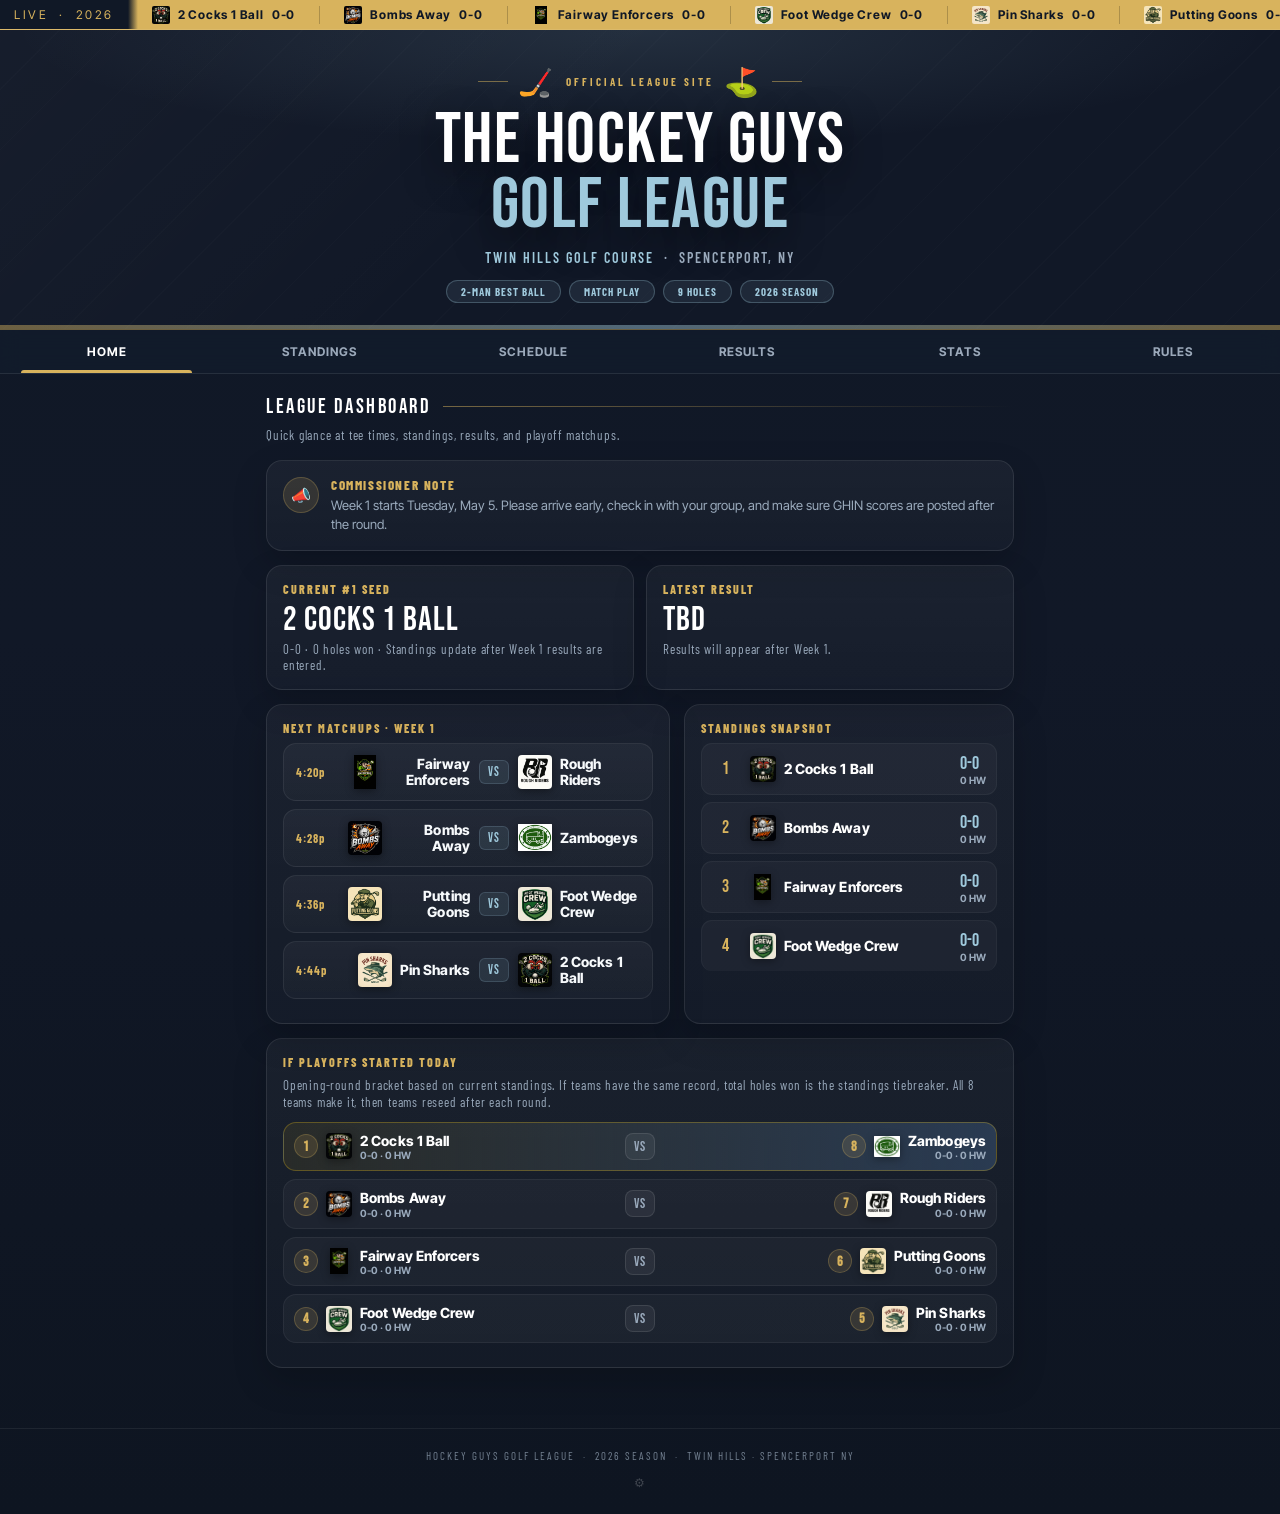
<file: index.html>
<!DOCTYPE html>
<html lang="en">
<head>
<meta charset="UTF-8">
<meta name="viewport" content="width=device-width, initial-scale=1.0">
<title>Hockey Guys Golf League 2026</title>
<meta name="robots" content="noindex,nofollow">
<meta http-equiv="Cache-Control" content="no-cache, no-store, must-revalidate">
<meta http-equiv="Pragma" content="no-cache">
<meta http-equiv="Expires" content="0">
<link href="https://fonts.googleapis.com/css2?family=Bebas+Neue&family=Barlow+Condensed:wght@400;600;700;900&family=Barlow:wght@400;500;600;700;800&family=Inter+Tight:wght@500;600;700;800&display=swap" rel="stylesheet">
<link rel="stylesheet" href="style.css?v=4.2">
<link rel="stylesheet" href="theme-polished.css?v=4.2">

</head>
<body>

<div class="ticker-wrap">
  <div class="ticker-label">LIVE &nbsp;·&nbsp; 2026</div>
  <div class="ticker-track" id="ticker-track"></div>
</div>
<div class="hero">
  <div class="hero-bg"></div><div class="hero-stripes"></div>
  <div class="hero-inner">
    <div class="hero-eyebrow"><span class="hero-puck">🏒</span> Official League Site <span class="hero-puck">⛳</span></div>
    <div class="hero-title">The Hockey Guys<br><span>Golf League</span></div>
    <div class="hero-sub"><b>Twin Hills Golf Course</b> &nbsp;·&nbsp; Spencerport, NY</div>
    <div class="hero-pills">
      <span class="pill">2-Man Best Ball</span><span class="pill">Match Play</span>
      <span class="pill">9 Holes</span><span class="pill">2026 Season</span>
    </div>
  </div>
</div>
<div class="nav">
  <button class="nav-btn active" onclick="show('dashboard',this)">Home</button>
  <button class="nav-btn" onclick="show('standings',this)">Standings</button>
  <button class="nav-btn" onclick="show('schedule',this)">Schedule</button>
  <button class="nav-btn" onclick="show('results',this)">Results</button>
  <button class="nav-btn" onclick="show('stats',this);buildStats()">Stats</button>
  <button class="nav-btn" onclick="show('rules',this)">Rules</button>
</div>

<div class="content">
  <div id="dashboard" class="section active">
    <div class="section-header"><span class="section-label">League Dashboard</span><div class="section-header-line"></div></div>
    <p class="section-subtitle">Quick glance at tee times, standings, results, and playoff matchups.</p>
    <div id="dashboard-container"></div>
  </div>

  <div id="standings" class="section">
    <div class="section-header"><span class="section-label">2026 Standings</span><div class="section-header-line"></div></div>
    <p class="section-subtitle" id="standings-updated">Standings will update automatically after results are entered.</p>
    <div class="view-toggle">
      <button class="view-btn active" onclick="setView('table',this)">&#9776; Table</button>
      <button class="view-btn" onclick="setView('cards',this)">&#9638; Cards</button>
    </div>
    <div id="view-table">
      <table class="standings-table">
        <thead><tr><th style="width:36px">#</th><th style="text-align:left">Team</th><th style="width:48px">W</th><th style="width:48px">L</th><th style="width:52px">HW</th></tr></thead>
        <tbody id="standings-body"></tbody>
      </table>
    </div>
    <div id="view-cards" style="display:none"><div class="cards-grid" id="cards-grid"></div></div>
  </div>

  <div id="schedule" class="section">
    <div class="section-header"><span class="section-label">Schedule</span><div class="section-header-line"></div></div>
    <p class="section-subtitle">Weekly matchups, tee times, and front/back nine assignments.</p>
    <div id="schedule-container"></div>
  </div>

  <div id="results" class="section">
    <div class="section-header"><span class="section-label">Results</span><div class="section-header-line"></div></div>
    <p class="section-subtitle" id="results-updated">Final match results will show here once scores are saved.</p>
    <div id="results-container">
      <div class="no-results"><div class="no-results-icon">🏌️</div><div class="no-results-text">No results yet<br>Check back after Week 1</div></div>
    </div>
  </div>

  <div id="stats" class="section">
    <div class="section-header"><span class="section-label">Player Stats</span><div class="section-header-line"></div></div>
    <p class="section-subtitle">Individual scoring trends and season leaders will populate after scorecards are saved.</p>

    <!-- Stats Filter -->
    <div class="stats-filter">
      <button class="stats-filter-btn active" onclick="setStatFilter('all',this)">All Players</button>
      <button class="stats-filter-btn" onclick="setStatFilter('leaders',this)">Leaders</button>
    </div>

    <!-- Season Leaders Banner -->
    <div id="stats-leaders-banner" style="display:none"></div>

    <!-- Player Stats Cards -->
    <div id="stats-no-data" class="no-results">
      <div class="no-results-icon">📊</div>
      <div class="no-results-text">No stats yet<br>Enter Week 1 scores to see individual stats</div>
    </div>
    <div id="stats-container" style="display:none">

      <!-- Season Leaders row -->
      <div id="leaders-row" class="leaders-row"></div>

      <!-- Filter toggle -->
      <div id="player-search-wrap" style="margin-bottom:14px;display:none">
        <input type="text" id="player-search" class="player-search-input" placeholder="Search player..." oninput="filterPlayerStats()">
      </div>

      <!-- All Players Grid -->
      <div id="player-cards-container"></div>

      <!-- Hole-by-Hole Breakdown -->
      <div class="section-header" style="margin-top:24px">
        <span class="section-label" style="font-size:16px">Hole Breakdown</span>
        <div class="section-header-line"></div>
      </div>
      <p style="font-family:'Barlow Condensed',sans-serif;font-size:12px;color:var(--muted);margin-bottom:12px;letter-spacing:1px;">Average gross score per hole across all rounds played</p>
      <div id="hole-breakdown-container"></div>

    </div>
  </div>


  <div id="rules" class="section">
    <div class="section-header"><span class="section-label">League Rules</span><div class="section-header-line"></div></div>
    <p class="section-subtitle">League format, GHIN requirements, playoff setup, and tiebreaker order.</p>
    <div class="rules-grid">
      <div class="rule-card"><div class="rule-title">Format</div><p>Weekly 2-man best ball match play. Each matchup is played over 9 holes.</p></div>
      <div class="rule-card"><div class="rule-title">GHIN Handicaps</div><p>GHIN handicaps are mandatory. GHINs will be used for league handicapping throughout the season, so all players are expected to keep their GHIN updated and post scores after each round.</p></div>
      <div class="rule-card rule-card-wide"><div class="rule-title">Playoff Format</div><p>All 8 teams make the playoffs. The opening round is seeded bracket-style with 1 vs. 8, 2 vs. 7, 3 vs. 6, and 4 vs. 5.</p><p>After each playoff round, teams are reseeded so the highest remaining seed plays the lowest remaining seed.</p><p>If teams are tied with the same record in the standings, the tiebreaker is total holes won for the season.</p></div>
      <div class="rule-card rule-card-wide"><div class="rule-title">Tiebreakers</div><p>Playoff holes will no longer be used. For both the regular season and playoffs, ties will be broken using the following structure:</p><ol class="rule-list"><li>Combined net total</li><li>Net scores on the hardest holes, essentially skins</li><li>Most net birdies in the round</li><li>Most gross pars</li></ol></div>
    </div>
  </div>

</div>
<div class="footer">
  <div>Hockey Guys Golf League &nbsp;·&nbsp; 2026 Season &nbsp;·&nbsp; Twin Hills · Spencerport NY</div>
  <a class="footer-admin-link" href="admin.html?v=4.2" aria-label="Commissioner login" title="Commissioner login">⚙</a>
</div>

<script src="public.js?v=4.2"></script>
<script src="polish.js?v=4.2"></script>

</body>
</html>
</file>
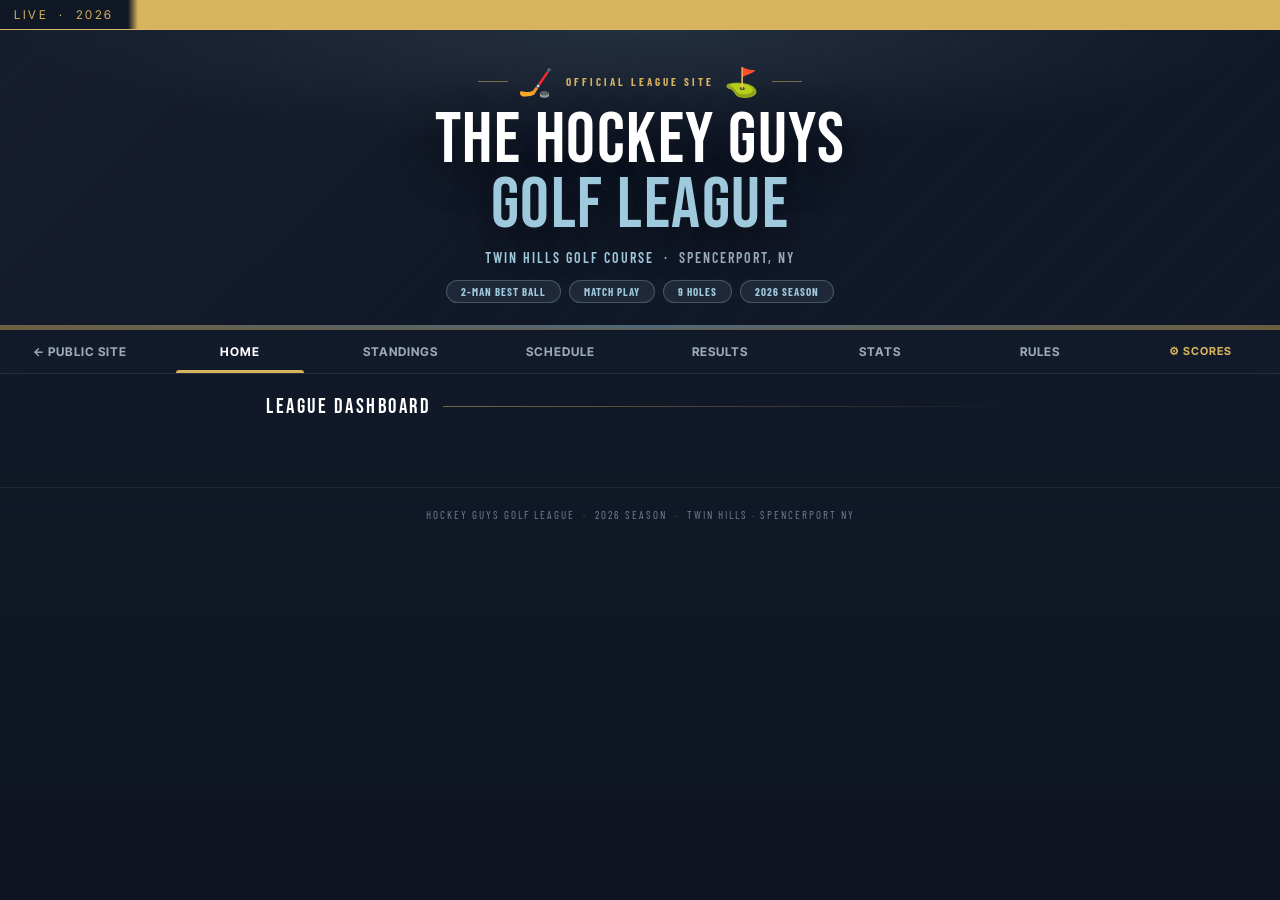
<file: admin.html>
<!DOCTYPE html>
<html lang="en">
<head>
<meta charset="UTF-8">
<meta name="viewport" content="width=device-width, initial-scale=1.0">
<title>Hockey Guys Golf League Admin</title>
<meta name="robots" content="noindex,nofollow">
<meta http-equiv="Cache-Control" content="no-cache, no-store, must-revalidate">
<meta http-equiv="Pragma" content="no-cache">
<meta http-equiv="Expires" content="0">
<link href="https://fonts.googleapis.com/css2?family=Bebas+Neue&family=Barlow+Condensed:wght@400;600;700;900&family=Barlow:wght@400;500;600;700;800&family=Inter+Tight:wght@500;600;700;800&display=swap" rel="stylesheet">
<link rel="stylesheet" href="style.css?v=4.2">
<link rel="stylesheet" href="theme-polished.css?v=4.2">

</head>
<body>

<div class="ticker-wrap">
  <div class="ticker-label">LIVE &nbsp;·&nbsp; 2026</div>
  <div class="ticker-track" id="ticker-track"></div>
</div>
<div class="hero">
  <div class="hero-bg"></div><div class="hero-stripes"></div>
  <div class="hero-inner">
    <div class="hero-eyebrow"><span class="hero-puck">🏒</span> Official League Site <span class="hero-puck">⛳</span></div>
    <div class="hero-title">The Hockey Guys<br><span>Golf League</span></div>
    <div class="hero-sub"><b>Twin Hills Golf Course</b> &nbsp;·&nbsp; Spencerport, NY</div>
    <div class="hero-pills">
      <span class="pill">2-Man Best Ball</span><span class="pill">Match Play</span>
      <span class="pill">9 Holes</span><span class="pill">2026 Season</span>
    </div>
  </div>
</div>
<div class="nav">
  <a class="nav-btn nav-link-btn" href="index.html?v=4.2">← Public Site</a>
  <button class="nav-btn active" onclick="show('dashboard',this)">Home</button>
  <button class="nav-btn" onclick="show('standings',this)">Standings</button>
  <button class="nav-btn" onclick="show('schedule',this)">Schedule</button>
  <button class="nav-btn" onclick="show('results',this)">Results</button>
  <button class="nav-btn" onclick="show('stats',this);buildStats()">Stats</button>
  <button class="nav-btn" onclick="show('rules',this)">Rules</button>
  <button class="nav-btn comm-btn" onclick="show('commissioner',this)">⚙ Scores</button>
</div>

<div class="content">
  <div id="dashboard" class="section active">
    <div class="section-header"><span class="section-label">League Dashboard</span><div class="section-header-line"></div></div>
    <div id="dashboard-container"></div>
  </div>

  <div id="standings" class="section">
    <div class="section-header"><span class="section-label">2026 Standings</span><div class="section-header-line"></div></div>
    <div class="view-toggle">
      <button class="view-btn active" onclick="setView('table',this)">&#9776; Table</button>
      <button class="view-btn" onclick="setView('cards',this)">&#9638; Cards</button>
    </div>
    <div id="view-table">
      <table class="standings-table">
        <thead><tr><th style="width:36px">#</th><th style="text-align:left">Team</th><th style="width:48px">W</th><th style="width:48px">L</th><th style="width:52px">HW</th></tr></thead>
        <tbody id="standings-body"></tbody>
      </table>
    </div>
    <div id="view-cards" style="display:none"><div class="cards-grid" id="cards-grid"></div></div>
  </div>

  <div id="schedule" class="section">
    <div class="section-header"><span class="section-label">Schedule</span><div class="section-header-line"></div></div>
    <div id="schedule-container"></div>
  </div>

  <div id="results" class="section">
    <div class="section-header"><span class="section-label">Results</span><div class="section-header-line"></div></div>
    <div id="results-container">
      <div class="no-results"><div class="no-results-icon">🏌️</div><div class="no-results-text">No results yet<br>Check back after Week 1</div></div>
    </div>
  </div>

  <div id="stats" class="section">
    <div class="section-header"><span class="section-label">Player Stats</span><div class="section-header-line"></div></div>

    <!-- Stats Filter -->
    <div class="stats-filter">
      <button class="stats-filter-btn active" onclick="setStatFilter('all',this)">All Players</button>
      <button class="stats-filter-btn" onclick="setStatFilter('leaders',this)">Leaders</button>
    </div>

    <!-- Season Leaders Banner -->
    <div id="stats-leaders-banner" style="display:none"></div>

    <!-- Player Stats Cards -->
    <div id="stats-no-data" class="no-results">
      <div class="no-results-icon">📊</div>
      <div class="no-results-text">No stats yet<br>Enter Week 1 scores to see individual stats</div>
    </div>
    <div id="stats-container" style="display:none">

      <!-- Season Leaders row -->
      <div id="leaders-row" class="leaders-row"></div>

      <!-- Filter toggle -->
      <div id="player-search-wrap" style="margin-bottom:14px;display:none">
        <input type="text" id="player-search" class="player-search-input" placeholder="Search player..." oninput="filterPlayerStats()">
      </div>

      <!-- All Players Grid -->
      <div id="player-cards-container"></div>

      <!-- Hole-by-Hole Breakdown -->
      <div class="section-header" style="margin-top:24px">
        <span class="section-label" style="font-size:16px">Hole Breakdown</span>
        <div class="section-header-line"></div>
      </div>
      <p style="font-family:'Barlow Condensed',sans-serif;font-size:12px;color:var(--muted);margin-bottom:12px;letter-spacing:1px;">Average gross score per hole across all rounds played</p>
      <div id="hole-breakdown-container"></div>

    </div>
  </div>


  <div id="rules" class="section">
    <div class="section-header"><span class="section-label">League Rules</span><div class="section-header-line"></div></div>
    <div class="rules-grid">
      <div class="rule-card"><div class="rule-title">Format</div><p>Weekly 2-man best ball match play. Each matchup is played over 9 holes.</p></div>
      <div class="rule-card"><div class="rule-title">GHIN Handicaps</div><p>GHIN handicaps are mandatory. GHINs will be used for league handicapping throughout the season, so all players are expected to keep their GHIN updated and post scores after each round.</p></div>
      <div class="rule-card rule-card-wide"><div class="rule-title">Playoff Format</div><p>All 8 teams make the playoffs. The opening round is seeded bracket-style with 1 vs. 8, 2 vs. 7, 3 vs. 6, and 4 vs. 5.</p><p>After each playoff round, teams are reseeded so the highest remaining seed plays the lowest remaining seed.</p><p>If teams are tied with the same record in the standings, the tiebreaker is total holes won for the season.</p></div>
      <div class="rule-card rule-card-wide"><div class="rule-title">Tiebreakers</div><p>Playoff holes will no longer be used. For both the regular season and playoffs, ties will be broken using the following structure:</p><ol class="rule-list"><li>Combined net total</li><li>Net scores on the hardest holes, essentially skins</li><li>Most net birdies in the round</li><li>Most gross pars</li></ol></div>
    </div>
  </div>

  <div id="commissioner" class="section">
    <div class="section-header">
      <span class="section-label" style="color:var(--gold)">Commissioner</span>
      <div class="section-header-line" style="background:linear-gradient(90deg,rgba(245,197,24,0.4),transparent)"></div>
    </div>
    <div id="login-panel" class="login-wrap">
      <div class="login-card">
        <div class="login-icon">🏆</div>
        <div class="login-title">Commissioners Only</div>
        <div class="login-sub">Bobby Drexler &amp; Kyle Hiscock</div>
        <input class="login-field" type="text" id="login-name" placeholder="Your name" autocomplete="off">
        <input class="login-field" type="password" id="login-pass" placeholder="Password" autocomplete="off" onkeydown="if(event.key==='Enter')doLogin()">
        <input class="login-field" type="password" id="admin-api-key" placeholder="Admin API key (optional)" autocomplete="off">
        <button class="login-btn" onclick="doLogin()">🔐 Sign In</button>
        <div class="login-error" id="login-error">❌ Invalid name or password</div>
      </div>
    </div>
    <div id="commissioner-panel" class="commissioner-panel">
      <div class="comm-header">
        <div><div class="comm-title">Score Entry</div><div class="comm-user" id="comm-user"></div></div>
        <button class="logout-btn" onclick="doLogout()">Sign Out</button>
      </div>
      <div class="comm-tabs">
        <button class="comm-tab active" onclick="showCommTab('scorecard-tab',this)">📋 Scorecard</button>
        <button class="comm-tab" onclick="showCommTab('manage-tab',this)">🗑 Manage</button>
        <button class="comm-tab" onclick="showCommTab('note-tab',this)">📣 Note</button>
      </div>

      <div id="scorecard-tab">
        <!-- Setup -->
        <div class="entry-card">
          <div class="entry-title">Match Setup</div>
          <label class="field-label">Scheduled Match</label>
          <select class="field-select" id="sc-scheduled-match" onchange="applyScheduledMatch()"></select>
          <div class="two-col">
            <div>
              <label class="field-label">Week #</label>
              <input class="field-input" type="number" id="sc-week" placeholder="1" min="1" max="20" style="margin-bottom:0">
            </div>
            <div>
              <label class="field-label">Side</label>
              <select class="field-select" id="sc-side" style="margin-bottom:0" onchange="renderScorecard()">
                <option value="front">Front 9 (Holes 1–9)</option>
                <option value="back">Back 9 (Holes 10–18)</option>
              </select>
            </div>
          </div>
        </div>

        <!-- Team 1 -->
        <div class="entry-card">
          <div class="entry-title" style="color:var(--green)">Team 1</div>
          <div>
            <label class="field-label">Team Name</label>
            <select class="field-select" id="sc-team1"></select>
          </div>
          <div class="two-col">
            <div><label class="field-label">Player A</label><input class="field-input" list="roster-options" type="text" id="p1a-name" placeholder="Name" oninput="renderScorecard()"></div>
            <div><label class="field-label">GHIN Index</label><input class="field-input" type="number" id="p1a-ghin" placeholder="e.g. 14.2" step="0.1" min="0" max="54" oninput="renderScorecard()"></div>
          </div>
          <div class="two-col">
            <div><label class="field-label">Player B</label><input class="field-input" list="roster-options" type="text" id="p1b-name" placeholder="Name" oninput="renderScorecard()"></div>
            <div><label class="field-label">GHIN Index</label><input class="field-input" type="number" id="p1b-ghin" placeholder="e.g. 20.0" step="0.1" min="0" max="54" oninput="renderScorecard()"></div>
          </div>
        </div>

        <!-- Team 2 -->
        <div class="entry-card">
          <div class="entry-title" style="color:var(--ice)">Team 2</div>
          <div>
            <label class="field-label">Team Name</label>
            <select class="field-select" id="sc-team2"></select>
          </div>
          <div class="two-col">
            <div><label class="field-label">Player A</label><input class="field-input" list="roster-options" type="text" id="p2a-name" placeholder="Name" oninput="renderScorecard()"></div>
            <div><label class="field-label">GHIN Index</label><input class="field-input" type="number" id="p2a-ghin" placeholder="e.g. 8.5" step="0.1" min="0" max="54" oninput="renderScorecard()"></div>
          </div>
          <div class="two-col">
            <div><label class="field-label">Player B</label><input class="field-input" list="roster-options" type="text" id="p2b-name" placeholder="Name" oninput="renderScorecard()"></div>
            <div><label class="field-label">GHIN Index</label><input class="field-input" type="number" id="p2b-ghin" placeholder="e.g. 12.0" step="0.1" min="0" max="54" oninput="renderScorecard()"></div>
          </div>
        </div>

        <!-- Live Scorecard -->
        <div class="entry-card" id="scorecard-card" style="display:none">
          <div class="entry-title">⛳ Live Scorecard
            <span style="font-family:'Barlow Condensed',sans-serif;font-size:11px;color:var(--muted);font-weight:400;letter-spacing:1px;margin-left:8px;">★ = stroke hole</span>
          </div>
          <div class="scorecard-wrap"><table class="scorecard" id="live-scorecard"></table></div>
        </div>

        <!-- Save Bar — always visible once scorecard shown -->
        <div class="save-bar" id="save-bar" style="display:none">
          <div class="save-bar-title">Match Result</div>
          <div class="match-status-display" id="status-display">—</div>
          <div class="match-winner-display" id="winner-display"></div>
          <button class="submit-btn" onclick="saveMatch()">✅ Save Match Result</button>
          <div class="success-msg" id="sc-success">✅ Match saved! Standings updated.</div>
        </div>
      </div>


      <div id="note-tab" style="display:none">
        <div class="entry-card">
          <div class="entry-title">📣 Commissioner Note</div>
          <p style="font-family:'Barlow Condensed',sans-serif;font-size:13px;color:var(--muted);margin-bottom:14px;">
            Update the note that appears at the top of the public home page. This version saves the note to Google Sheets so everyone sees the same update.
          </p>
          <label class="field-label">Homepage Note</label>
          <textarea class="field-input" id="commissioner-note-field" rows="5" placeholder="Enter league update..." style="min-height:120px;resize:vertical;line-height:1.45;"></textarea>
          <div class="two-col manage-actions">
            <button class="submit-btn" onclick="saveCommissionerNote()">✅ Save Note</button>
            <button class="submit-btn danger-btn" onclick="clearCommissionerNote()">Reset Note</button>
          </div>
          <div class="success-msg" id="commissioner-note-success" style="display:none"></div>
        </div>
      </div>

      <div id="manage-tab" style="display:none">
        <div class="entry-card">
          <div class="entry-title">💾 Data Backup</div>
          <p style="font-family:'Barlow Condensed',sans-serif;font-size:13px;color:var(--muted);margin-bottom:14px;">Export a backup after entering scores. Import restores standings, results, and player stats on this browser.</p>
          <div class="two-col manage-actions">
            <button class="submit-btn" onclick="exportLeagueData()">⬇ Export Backup</button>
            <label class="import-btn">⬆ Import Backup<input type="file" accept="application/json" onchange="importLeagueData(event)"></label>
          </div>
        </div>

        <div class="entry-card">
          <div class="entry-title">✏️ Edit / Remove Saved Result</div>
          <p style="font-family:'Barlow Condensed',sans-serif;font-size:13px;color:var(--muted);margin-bottom:14px;">Load a saved result back into the scorecard, or remove a specific result without touching the rest of the season.</p>
          <label class="field-label">Saved Results</label>
          <select class="field-select" id="edit-result-select"></select>
          <div class="two-col manage-actions">
            <button class="submit-btn" onclick="loadSelectedResultForEdit()">Load to Edit</button>
            <button class="submit-btn danger-btn" onclick="deleteSelectedResult()">Remove Selected</button>
          </div>
        </div>
        <div class="entry-card" style="border-color:rgba(230,57,70,0.2)">
          <div class="entry-title" style="color:var(--red)">🗑 Remove Last Result</div>
          <p style="font-family:'Barlow Condensed',sans-serif;font-size:13px;color:var(--muted);margin-bottom:14px;">Removes the most recently saved match and reverses the W/L records.</p>
          <button class="submit-btn danger-btn" onclick="removeLastResult()">Remove Last Entry</button>
        </div>
        <div class="entry-card" style="border-color:rgba(230,57,70,0.2)">
          <div class="entry-title" style="color:var(--red)">⚠ Reset Season Data</div>
          <p style="font-family:'Barlow Condensed',sans-serif;font-size:13px;color:var(--muted);margin-bottom:14px;">Clears all saved results and resets records to 0-0. Export a backup first.</p>
          <button class="submit-btn danger-btn" onclick="resetSeasonData()">Reset Season</button>
        </div>
      </div>
    </div>
  </div>
</div>

<datalist id="roster-options"></datalist>

<div class="footer">Hockey Guys Golf League &nbsp;·&nbsp; 2026 Season &nbsp;·&nbsp; Twin Hills · Spencerport NY</div>

<script src="admin.js?v=4.2"></script>
<script src="polish.js?v=4.2"></script>

</body>
</html>
</file>
<file: style.css>
:root {
  --green:#2ecc40; --gold:#f5c518; --red:#e63946; --ice:#a8d8ea;
  --dark:#0b0f14; --dark2:#131920; --dark3:#1c2633; --dark4:#243040;
  --text:#e8edf2; --muted:#6b8299;
}
*{box-sizing:border-box;margin:0;padding:0;}
body{font-family:'Barlow',sans-serif;background:var(--dark);color:var(--text);min-height:100vh;overflow-x:hidden;}

.ticker-wrap{background:var(--green);overflow:hidden;height:32px;display:flex;align-items:center;}
.ticker-label{background:#0b0f14;color:var(--green);font-family:'Bebas Neue',sans-serif;font-size:13px;letter-spacing:3px;padding:0 14px;height:100%;display:flex;align-items:center;flex-shrink:0;z-index:2;position:relative;}
.ticker-label::after{content:'';position:absolute;right:-10px;top:0;bottom:0;width:10px;background:linear-gradient(90deg,#0b0f14,transparent);}
.ticker-track{display:flex;align-items:center;white-space:nowrap;animation:ticker 35s linear infinite;}
.ticker-track:hover{animation-play-state:paused;}
@keyframes ticker{0%{transform:translateX(0);}100%{transform:translateX(-50%);}}
.ticker-item{display:inline-flex;align-items:center;gap:8px;padding:0 24px;font-family:'Barlow Condensed',sans-serif;font-size:13px;font-weight:700;letter-spacing:1px;color:#0b0f14;border-right:1px solid rgba(0,0,0,0.2);}
.ticker-item .t-logo-sm{width:18px;height:18px;object-fit:contain;border-radius:2px;}

.hero{position:relative;background:var(--dark);overflow:hidden;border-bottom:3px solid var(--green);}
.hero-bg{position:absolute;inset:0;background:radial-gradient(ellipse 80% 60% at 50% 0%,rgba(46,204,64,0.12) 0%,transparent 70%),repeating-linear-gradient(-45deg,transparent,transparent 40px,rgba(255,255,255,0.012) 40px,rgba(255,255,255,0.012) 41px);pointer-events:none;}
.hero-stripes{position:absolute;bottom:0;left:0;right:0;height:6px;background:repeating-linear-gradient(90deg,var(--green) 0px,var(--green) 60px,var(--dark) 60px,var(--dark) 62px);opacity:0.4;}
.hero-inner{position:relative;z-index:1;display:flex;flex-direction:column;align-items:center;padding:36px 20px 28px;gap:10px;}
.hero-eyebrow{font-family:'Barlow Condensed',sans-serif;font-size:11px;font-weight:700;letter-spacing:4px;text-transform:uppercase;color:var(--green);display:flex;align-items:center;gap:10px;}
.hero-eyebrow::before,.hero-eyebrow::after{content:'';display:block;width:30px;height:1px;background:var(--green);opacity:0.6;}
.hero-puck{font-size:28px;animation:spin 6s linear infinite;display:inline-block;}
@keyframes spin{0%{transform:rotateY(0deg);}50%{transform:rotateY(180deg);}100%{transform:rotateY(360deg);}}
.hero-title{font-family:'Bebas Neue',sans-serif;font-size:clamp(42px,9vw,72px);line-height:0.9;text-align:center;letter-spacing:2px;color:#fff;text-shadow:0 0 40px rgba(46,204,64,0.3),0 4px 20px rgba(0,0,0,0.8);}
.hero-title span{color:var(--green);}
.hero-sub{font-family:'Barlow Condensed',sans-serif;font-size:14px;font-weight:600;letter-spacing:2px;text-transform:uppercase;color:var(--muted);}
.hero-sub b{color:var(--ice);font-weight:600;}
.hero-pills{display:flex;gap:8px;flex-wrap:wrap;justify-content:center;margin-top:4px;}
.pill{background:rgba(46,204,64,0.1);border:1px solid rgba(46,204,64,0.3);border-radius:999px;padding:4px 14px;font-family:'Barlow Condensed',sans-serif;font-size:11px;font-weight:700;letter-spacing:1px;text-transform:uppercase;color:var(--green);}

.nav{display:flex;background:var(--dark2);border-bottom:1px solid rgba(255,255,255,0.06);position:sticky;top:0;z-index:100;}
.nav-btn{flex:1;padding:14px 4px;font-family:'Barlow Condensed',sans-serif;font-size:12px;font-weight:700;letter-spacing:1px;text-transform:uppercase;color:var(--muted);background:none;border:none;cursor:pointer;position:relative;transition:color 0.2s;}
.nav-btn::after{content:'';position:absolute;bottom:0;left:10%;right:10%;height:3px;background:var(--green);border-radius:3px 3px 0 0;transform:scaleX(0);transition:transform 0.2s;}
.nav-btn.active{color:var(--green);}
.nav-btn.active::after{transform:scaleX(1);}
.nav-btn:hover:not(.active){color:var(--text);}
.nav-btn.comm-btn{color:var(--gold);font-size:11px;}
.nav-btn.comm-btn.active{color:var(--gold);}
.nav-btn.comm-btn.active::after{background:var(--gold);transform:scaleX(1);}

.content{padding:20px 16px 40px;max-width:720px;margin:0 auto;}
.section{display:none;}
.section.active{display:block;animation:fadeUp 0.25s ease;}
@keyframes fadeUp{from{opacity:0;transform:translateY(10px);}to{opacity:1;transform:translateY(0);}}

.section-header{display:flex;align-items:center;gap:12px;margin-bottom:18px;}
.section-header-line{flex:1;height:1px;background:linear-gradient(90deg,rgba(46,204,64,0.4),transparent);}
.section-label{font-family:'Bebas Neue',sans-serif;font-size:22px;letter-spacing:3px;color:var(--green);}

.view-toggle{display:flex;gap:6px;margin-bottom:18px;}
.view-btn{padding:6px 16px;font-family:'Barlow Condensed',sans-serif;font-size:12px;font-weight:700;letter-spacing:2px;text-transform:uppercase;border-radius:999px;border:1px solid rgba(255,255,255,0.12);background:transparent;color:var(--muted);cursor:pointer;transition:all 0.2s;}
.view-btn.active{background:var(--green);border-color:var(--green);color:#000;}
.view-btn:hover:not(.active){border-color:rgba(255,255,255,0.3);color:var(--text);}

.standings-table{width:100%;border-collapse:separate;border-spacing:0 6px;}
.standings-table thead th{font-family:'Barlow Condensed',sans-serif;font-size:10px;font-weight:700;letter-spacing:2px;text-transform:uppercase;color:var(--muted);padding:0 12px 8px;}
.standings-row{background:var(--dark3);border-radius:10px;transition:transform 0.15s,background 0.15s;cursor:default;}
.standings-row:hover{background:var(--dark4);transform:translateX(3px);}
.standings-row td{padding:10px 12px;vertical-align:middle;}
.standings-row td:first-child{border-radius:10px 0 0 10px;}
.standings-row td:last-child{border-radius:0 10px 10px 0;}
.rank-cell{width:36px;text-align:center;font-family:'Bebas Neue',sans-serif;font-size:20px;color:var(--muted);}
.rank-1{color:var(--gold);text-shadow:0 0 12px rgba(245,197,24,0.5);}
.rank-2{color:#c0c0c0;}
.rank-3{color:#cd7f32;}
.team-cell{display:flex;align-items:center;gap:12px;}
.t-logo{width:44px;height:44px;object-fit:contain;border-radius:6px;flex-shrink:0;filter:drop-shadow(0 2px 6px rgba(0,0,0,0.5));}
.t-placeholder{width:44px;height:44px;border-radius:6px;background:var(--dark4);border:1px solid rgba(255,255,255,0.1);display:flex;align-items:center;justify-content:center;font-family:'Bebas Neue',sans-serif;font-size:16px;color:var(--muted);flex-shrink:0;}
.t-name{font-family:'Barlow Condensed',sans-serif;font-size:16px;font-weight:700;color:#fff;line-height:1.1;}
.t-players{font-size:11px;color:var(--muted);margin-top:1px;}
.w-cell,.l-cell{text-align:center;width:48px;font-family:'Bebas Neue',sans-serif;font-size:24px;}
.w-cell{color:var(--green);}
.l-cell{color:var(--red);opacity:0.7;}
.standings-row.leader{background:linear-gradient(90deg,rgba(46,204,64,0.12),var(--dark3));border-left:3px solid var(--green);}
.standings-row.leader td:first-child{padding-left:9px;}
.bubble-badge{background:rgba(230,57,70,0.15);border:1px solid rgba(230,57,70,0.3);border-radius:999px;padding:2px 8px;font-family:'Barlow Condensed',sans-serif;font-size:10px;font-weight:700;color:var(--red);letter-spacing:1px;margin-left:6px;}

.cards-grid{display:grid;grid-template-columns:repeat(2,1fr);gap:12px;}
.team-card{background:var(--dark3);border-radius:16px;border:1px solid rgba(255,255,255,0.06);overflow:hidden;transition:transform 0.2s,border-color 0.2s,box-shadow 0.2s;position:relative;}
.team-card:hover{transform:translateY(-4px);border-color:rgba(46,204,64,0.4);box-shadow:0 12px 40px rgba(0,0,0,0.4);}
.team-card.leader{border-color:var(--gold);box-shadow:0 0 0 1px rgba(245,197,24,0.3),0 8px 30px rgba(245,197,24,0.1);}
.team-card.bubble{border-color:rgba(230,57,70,0.4);}
.card-crown{position:absolute;top:8px;right:10px;font-size:18px;}
.card-logo-wrap{background:linear-gradient(160deg,rgba(46,204,64,0.08),transparent 60%);display:flex;align-items:center;justify-content:center;padding:24px 16px 16px;}
.card-logo{width:90px;height:90px;object-fit:contain;filter:drop-shadow(0 4px 16px rgba(0,0,0,0.6));transition:transform 0.3s;}
.team-card:hover .card-logo{transform:scale(1.06);}
.card-placeholder{width:90px;height:90px;border-radius:12px;background:var(--dark4);border:1px solid rgba(255,255,255,0.08);display:flex;align-items:center;justify-content:center;font-family:'Bebas Neue',sans-serif;font-size:28px;color:var(--muted);}
.card-info{padding:0 14px 16px;text-align:center;}
.card-name{font-family:'Bebas Neue',sans-serif;font-size:20px;letter-spacing:1px;color:#fff;line-height:1.1;margin-bottom:2px;}
.card-players{font-family:'Barlow Condensed',sans-serif;font-size:12px;font-weight:600;color:var(--muted);letter-spacing:1px;margin-bottom:12px;}
.card-record{display:flex;justify-content:center;border-top:1px solid rgba(255,255,255,0.06);padding-top:12px;}
.card-stat{flex:1;text-align:center;}
.card-stat-num{font-family:'Bebas Neue',sans-serif;font-size:32px;line-height:1;}
.card-stat-label{font-family:'Barlow Condensed',sans-serif;font-size:10px;font-weight:700;letter-spacing:2px;text-transform:uppercase;margin-top:2px;}
.card-stat.wins .card-stat-num{color:var(--green);}
.card-stat.wins .card-stat-label{color:rgba(46,204,64,0.6);}
.card-stat.losses .card-stat-num{color:var(--red);opacity:0.75;}
.card-stat.losses .card-stat-label{color:rgba(230,57,70,0.5);}
.card-divider{width:1px;background:rgba(255,255,255,0.06);margin:0 4px;align-self:stretch;}
.card-bubble-tag{font-family:'Barlow Condensed',sans-serif;font-size:10px;font-weight:700;color:var(--red);letter-spacing:1px;text-transform:uppercase;margin-top:8px;}

.week-block{margin-bottom:20px;}
.week-label{font-family:'Bebas Neue',sans-serif;font-size:13px;letter-spacing:3px;color:var(--muted);text-transform:uppercase;margin-bottom:10px;display:flex;align-items:center;gap:10px;}
.week-label::after{content:'';flex:1;height:1px;background:rgba(255,255,255,0.07);}
.matchup-card{background:var(--dark3);border-radius:12px;margin-bottom:8px;display:flex;align-items:center;padding:12px 14px;gap:10px;border:1px solid rgba(255,255,255,0.05);transition:border-color 0.2s;}
.matchup-card:hover{border-color:rgba(46,204,64,0.3);}
.m-time{font-family:'Barlow Condensed',sans-serif;font-size:12px;font-weight:700;color:var(--muted);letter-spacing:1px;width:38px;flex-shrink:0;}
.m-team{display:flex;align-items:center;gap:8px;flex:1;}
.m-team.right{flex-direction:row-reverse;}
.m-logo{width:34px;height:34px;object-fit:contain;border-radius:4px;filter:drop-shadow(0 2px 4px rgba(0,0,0,0.4));flex-shrink:0;}
.m-placeholder{width:34px;height:34px;border-radius:4px;background:var(--dark4);display:flex;align-items:center;justify-content:center;font-family:'Bebas Neue',sans-serif;font-size:12px;color:var(--muted);flex-shrink:0;}
.m-name{font-family:'Barlow Condensed',sans-serif;font-size:14px;font-weight:700;color:var(--text);line-height:1.1;}
.m-team.right .m-name{text-align:right;}
.vs-badge{background:rgba(255,255,255,0.06);border:1px solid rgba(255,255,255,0.1);border-radius:6px;padding:3px 8px;font-family:'Bebas Neue',sans-serif;font-size:13px;color:var(--muted);letter-spacing:1px;flex-shrink:0;}

.results-week{margin-bottom:24px;}
.results-week-header{font-family:'Bebas Neue',sans-serif;font-size:13px;letter-spacing:3px;color:var(--muted);text-transform:uppercase;margin-bottom:10px;display:flex;align-items:center;gap:10px;}
.results-week-header::after{content:'';flex:1;height:1px;background:rgba(255,255,255,0.07);}
.result-card{background:var(--dark3);border-radius:12px;margin-bottom:8px;padding:14px;border:1px solid rgba(255,255,255,0.05);}
.result-teams{display:flex;align-items:center;gap:10px;}
.result-team{flex:1;display:flex;align-items:center;gap:8px;}
.result-team.right{flex-direction:row-reverse;}
.result-team.right .result-name{text-align:right;}
.result-logo{width:36px;height:36px;object-fit:contain;border-radius:4px;flex-shrink:0;}
.result-placeholder{width:36px;height:36px;border-radius:4px;background:var(--dark4);display:flex;align-items:center;justify-content:center;font-family:'Bebas Neue',sans-serif;font-size:12px;color:var(--muted);flex-shrink:0;}
.result-name{font-family:'Barlow Condensed',sans-serif;font-size:14px;font-weight:700;color:var(--text);flex:1;}
.result-name.winner{color:var(--green);}
.result-score-block{display:flex;flex-direction:column;align-items:center;gap:2px;flex-shrink:0;min-width:70px;}
.result-matchplay{font-family:'Bebas Neue',sans-serif;font-size:22px;color:var(--gold);letter-spacing:1px;}
.result-side{font-family:'Barlow Condensed',sans-serif;font-size:10px;color:var(--muted);letter-spacing:1px;text-transform:uppercase;}
.result-detail{font-size:11px;color:var(--muted);margin-top:8px;text-align:center;border-top:1px solid rgba(255,255,255,0.05);padding-top:8px;font-family:'Barlow Condensed',sans-serif;letter-spacing:0.5px;}
.no-results{display:flex;flex-direction:column;align-items:center;justify-content:center;padding:60px 20px;gap:14px;opacity:0.5;}
.no-results-icon{font-size:48px;}
.no-results-text{font-family:'Barlow Condensed',sans-serif;font-size:16px;font-weight:600;letter-spacing:2px;text-transform:uppercase;color:var(--muted);text-align:center;}

.login-wrap{max-width:380px;margin:0 auto;}
.login-card{background:var(--dark3);border:1px solid rgba(245,197,24,0.25);border-radius:16px;padding:28px 24px;text-align:center;}
.login-icon{font-size:36px;margin-bottom:12px;}
.login-title{font-family:'Bebas Neue',sans-serif;font-size:24px;letter-spacing:3px;color:var(--gold);margin-bottom:4px;}
.login-sub{font-family:'Barlow Condensed',sans-serif;font-size:13px;color:var(--muted);letter-spacing:1px;margin-bottom:20px;}
.login-field{width:100%;background:var(--dark4);border:1px solid rgba(255,255,255,0.1);border-radius:8px;padding:11px 14px;font-family:'Barlow',sans-serif;font-size:14px;color:var(--text);margin-bottom:10px;outline:none;transition:border-color 0.2s;}
.login-field:focus{border-color:var(--gold);}
.login-btn{width:100%;background:var(--gold);color:#000;border:none;border-radius:8px;padding:12px;font-family:'Barlow Condensed',sans-serif;font-size:15px;font-weight:700;letter-spacing:2px;text-transform:uppercase;cursor:pointer;margin-top:4px;transition:background 0.2s;}
.login-btn:hover{background:#e0b200;}
.login-error{color:var(--red);font-family:'Barlow Condensed',sans-serif;font-size:13px;font-weight:600;margin-top:10px;display:none;}

.commissioner-panel{display:none;}
.comm-header{display:flex;align-items:center;justify-content:space-between;margin-bottom:20px;}
.comm-title{font-family:'Bebas Neue',sans-serif;font-size:22px;letter-spacing:3px;color:var(--gold);}
.comm-user{font-family:'Barlow Condensed',sans-serif;font-size:13px;color:var(--muted);}
.logout-btn{background:transparent;border:1px solid rgba(255,255,255,0.15);border-radius:999px;padding:4px 12px;font-family:'Barlow Condensed',sans-serif;font-size:11px;font-weight:700;letter-spacing:1px;color:var(--muted);cursor:pointer;transition:all 0.2s;}
.logout-btn:hover{border-color:var(--red);color:var(--red);}

.comm-tabs{display:flex;gap:8px;margin-bottom:20px;}
.comm-tab{padding:8px 18px;font-family:'Barlow Condensed',sans-serif;font-size:13px;font-weight:700;letter-spacing:1px;text-transform:uppercase;border-radius:999px;border:1px solid rgba(255,255,255,0.12);background:transparent;color:var(--muted);cursor:pointer;transition:all 0.2s;}
.comm-tab.active{background:var(--gold);border-color:var(--gold);color:#000;}
.comm-tab:hover:not(.active){color:var(--text);border-color:rgba(255,255,255,0.3);}

.entry-card{background:var(--dark3);border:1px solid rgba(245,197,24,0.15);border-radius:14px;padding:20px;margin-bottom:16px;}
.entry-title{font-family:'Bebas Neue',sans-serif;font-size:16px;letter-spacing:2px;color:var(--gold);margin-bottom:16px;}
.field-label{font-family:'Barlow Condensed',sans-serif;font-size:11px;font-weight:700;letter-spacing:2px;text-transform:uppercase;color:var(--muted);margin-bottom:6px;display:block;}
.field-input{width:100%;background:var(--dark4);border:1px solid rgba(255,255,255,0.12);border-radius:8px;padding:10px 12px;font-family:'Barlow',sans-serif;font-size:14px;color:var(--text);outline:none;margin-bottom:14px;}
.field-input:focus{border-color:var(--gold);}
.field-select{width:100%;background:var(--dark4);border:1px solid rgba(255,255,255,0.12);border-radius:8px;padding:10px 12px;font-family:'Barlow',sans-serif;font-size:14px;color:var(--text);outline:none;margin-bottom:14px;cursor:pointer;}
.field-select:focus{border-color:var(--gold);}
.two-col{display:grid;grid-template-columns:1fr 1fr;gap:12px;}

/* always-visible save button */
.save-bar{background:var(--dark3);border:1px solid rgba(245,197,24,0.3);border-radius:14px;padding:16px 20px;margin-bottom:16px;}
.save-bar-title{font-family:'Bebas Neue',sans-serif;font-size:14px;letter-spacing:2px;color:var(--gold);margin-bottom:10px;}
.match-status-display{font-family:'Bebas Neue',sans-serif;font-size:28px;color:var(--gold);letter-spacing:2px;text-align:center;margin-bottom:10px;min-height:36px;}
.match-winner-display{font-family:'Barlow Condensed',sans-serif;font-size:14px;color:var(--green);text-align:center;margin-bottom:12px;min-height:20px;font-weight:700;letter-spacing:1px;}
.submit-btn{width:100%;background:var(--gold);color:#000;border:none;border-radius:10px;padding:13px;font-family:'Barlow Condensed',sans-serif;font-size:16px;font-weight:700;letter-spacing:3px;text-transform:uppercase;cursor:pointer;transition:background 0.2s,transform 0.1s;}
.submit-btn:hover{background:#e0b200;}
.submit-btn:active{transform:scale(0.98);}
.danger-btn{background:var(--red) !important;color:#fff !important;}
.danger-btn:hover{background:#c0303b !important;}
.success-msg{background:rgba(46,204,64,0.1);border:1px solid rgba(46,204,64,0.3);border-radius:10px;padding:12px;text-align:center;font-family:'Barlow Condensed',sans-serif;font-size:14px;font-weight:700;color:var(--green);letter-spacing:1px;margin-top:10px;display:none;}

.scorecard-wrap{overflow-x:auto;-webkit-overflow-scrolling:touch;margin-bottom:14px;}
.scorecard{border-collapse:collapse;width:100%;min-width:560px;font-size:12px;}
.scorecard th{background:var(--dark2);font-family:'Barlow Condensed',sans-serif;font-weight:700;letter-spacing:1px;text-transform:uppercase;font-size:10px;color:var(--muted);padding:8px 5px;text-align:center;border-bottom:1px solid rgba(255,255,255,0.08);}
.scorecard th.h-col{color:var(--green);}
.scorecard td{padding:5px;text-align:center;border-bottom:1px solid rgba(255,255,255,0.05);vertical-align:middle;}
.scorecard tr.par-row td{color:var(--muted);font-family:'Barlow Condensed',sans-serif;font-size:11px;font-weight:600;}
.scorecard tr.hcp-row td{color:rgba(107,130,153,0.6);font-family:'Barlow Condensed',sans-serif;font-size:10px;}
.scorecard tr.par-row td.tot{color:var(--green);font-weight:700;}
.score-inp{width:34px;background:var(--dark4);border:1px solid rgba(255,255,255,0.1);border-radius:4px;padding:4px 2px;font-family:'Bebas Neue',sans-serif;font-size:16px;color:#fff;text-align:center;outline:none;}
.score-inp:focus{border-color:var(--gold);}
.score-inp.stroke{border-color:rgba(46,204,64,0.6);background:rgba(46,204,64,0.1);}
.star{font-size:8px;color:var(--green);line-height:1;display:block;}
.pname-cell{text-align:left !important;font-family:'Barlow Condensed',sans-serif;font-size:12px;font-weight:700;color:var(--text);white-space:nowrap;padding-left:8px !important;min-width:88px;}
.hdcp-cell{font-family:'Barlow Condensed',sans-serif;font-size:11px;color:var(--gold);white-space:nowrap;}
.net-cell{font-family:'Bebas Neue',sans-serif;font-size:15px;color:var(--ice);}
.match-row td{font-family:'Bebas Neue',sans-serif;font-size:13px;letter-spacing:1px;}
.match-row .up{color:var(--green);}
.match-row .dn{color:var(--red);}
.match-row .ev{color:var(--muted);}
.team-divider td{border-top:2px solid rgba(255,255,255,0.12) !important;}
.t1-bg{background:rgba(46,204,64,0.04);}
.t2-bg{background:rgba(90,180,240,0.04);}

.stats-filter{display:flex;gap:6px;margin-bottom:16px;flex-wrap:wrap;}
.stats-filter-btn{padding:6px 16px;font-family:'Barlow Condensed',sans-serif;font-size:12px;font-weight:700;letter-spacing:2px;text-transform:uppercase;border-radius:999px;border:1px solid rgba(255,255,255,0.12);background:transparent;color:var(--muted);cursor:pointer;transition:all 0.2s;}
.stats-filter-btn.active{background:var(--green);border-color:var(--green);color:#000;}
.stats-filter-btn:hover:not(.active){border-color:rgba(255,255,255,0.3);color:var(--text);}
.leaders-row{display:grid;grid-template-columns:repeat(3,1fr);gap:10px;margin-bottom:20px;}
.leader-card{background:var(--dark3);border-radius:12px;padding:14px 10px;text-align:center;border:1px solid rgba(255,255,255,0.06);position:relative;overflow:hidden;}
.leader-card::before{content:'';position:absolute;top:0;left:0;right:0;height:3px;}
.leader-card.gold::before{background:var(--gold);}
.leader-card.green::before{background:var(--green);}
.leader-card.ice::before{background:var(--ice);}
.leader-card .leader-icon{font-size:20px;margin-bottom:4px;}
.leader-card .leader-stat{font-family:'Bebas Neue',sans-serif;font-size:26px;line-height:1;}
.leader-card.gold .leader-stat{color:var(--gold);}
.leader-card.green .leader-stat{color:var(--green);}
.leader-card.ice .leader-stat{color:var(--ice);}
.leader-card .leader-name{font-family:'Barlow Condensed',sans-serif;font-size:13px;font-weight:700;color:#fff;margin-top:2px;line-height:1.2;}
.leader-card .leader-label{font-family:'Barlow Condensed',sans-serif;font-size:9px;font-weight:700;letter-spacing:2px;text-transform:uppercase;color:var(--muted);margin-top:3px;}
.player-stat-card{background:var(--dark3);border-radius:14px;border:1px solid rgba(255,255,255,0.06);margin-bottom:12px;overflow:hidden;transition:border-color 0.2s;}
.player-stat-card:hover{border-color:rgba(46,204,64,0.25);}
.psc-header{display:flex;align-items:center;gap:12px;padding:14px 14px 10px;cursor:pointer;}
.psc-avatar{width:38px;height:38px;border-radius:50%;display:flex;align-items:center;justify-content:center;font-family:'Bebas Neue',sans-serif;font-size:16px;color:#fff;flex-shrink:0;}
.psc-info{flex:1;}
.psc-name{font-family:'Barlow Condensed',sans-serif;font-size:16px;font-weight:700;color:#fff;line-height:1.1;}
.psc-team{font-size:11px;color:var(--muted);}
.psc-record{font-family:'Bebas Neue',sans-serif;font-size:20px;color:var(--green);}
.psc-record.losing{color:var(--red);}
.psc-record.even{color:var(--muted);}
.psc-chevron{color:var(--muted);font-size:12px;transition:transform 0.2s;}
.psc-chevron.open{transform:rotate(180deg);}
.psc-stats-grid{display:grid;grid-template-columns:repeat(4,1fr);gap:0;border-top:1px solid rgba(255,255,255,0.06);}
.psc-stat{text-align:center;padding:10px 6px;border-right:1px solid rgba(255,255,255,0.05);}
.psc-stat:last-child{border-right:none;}
.psc-stat-num{font-family:'Bebas Neue',sans-serif;font-size:20px;color:var(--text);line-height:1;}
.psc-stat-label{font-family:'Barlow Condensed',sans-serif;font-size:9px;font-weight:700;letter-spacing:1.5px;text-transform:uppercase;color:var(--muted);margin-top:2px;}
.psc-detail{display:none;border-top:1px solid rgba(255,255,255,0.06);padding:12px 14px;}
.psc-detail.open{display:block;animation:fadeUp 0.2s ease;}
.psc-detail-grid{display:grid;grid-template-columns:1fr 1fr;gap:8px;margin-bottom:12px;}
.psc-detail-item{background:var(--dark4);border-radius:8px;padding:8px 10px;display:flex;justify-content:space-between;align-items:center;}
.psc-detail-label{font-family:'Barlow Condensed',sans-serif;font-size:11px;color:var(--muted);font-weight:600;letter-spacing:0.5px;}
.psc-detail-val{font-family:'Bebas Neue',sans-serif;font-size:16px;color:var(--text);}
.score-dist-wrap{margin-top:4px;}
.score-dist-title{font-family:'Barlow Condensed',sans-serif;font-size:10px;font-weight:700;letter-spacing:1px;text-transform:uppercase;color:var(--muted);margin-bottom:8px;}
.score-dist{display:flex;gap:6px;align-items:flex-end;height:48px;}
.score-bar-wrap{flex:1;display:flex;flex-direction:column;align-items:center;gap:2px;}
.score-bar{width:100%;border-radius:3px 3px 0 0;min-height:2px;}
.score-bar.birdie{background:var(--gold);}
.score-bar.par{background:var(--green);}
.score-bar.bogey{background:var(--muted);}
.score-bar.double{background:var(--red);opacity:0.7;}
.score-bar.worse{background:var(--red);opacity:0.4;}
.score-bar-label{font-family:'Barlow Condensed',sans-serif;font-size:9px;color:var(--muted);font-weight:600;}
.score-bar-count{font-family:'Bebas Neue',sans-serif;font-size:11px;color:var(--text);}
.hole-bdown-wrap{overflow-x:auto;margin-bottom:8px;}
.hole-bdown-table{border-collapse:collapse;width:100%;min-width:500px;font-size:11px;}
.hole-bdown-table th{font-family:'Barlow Condensed',sans-serif;font-size:9px;font-weight:700;letter-spacing:1px;text-transform:uppercase;color:var(--muted);padding:6px 5px;text-align:center;background:var(--dark2);border-bottom:1px solid rgba(255,255,255,0.07);}
.hole-bdown-table td{padding:5px;text-align:center;border-bottom:1px solid rgba(255,255,255,0.04);font-family:'Barlow Condensed',sans-serif;font-size:12px;font-weight:600;}
.hole-bdown-table tr:last-child td{border-bottom:none;}
.par-lbl{text-align:left!important;padding-left:8px!important;color:var(--muted);font-size:10px;}
.hcell-under{color:var(--gold);}
.hcell-par{color:var(--green);}
.hcell-over1{color:var(--muted);}
.hcell-over2{color:var(--red);opacity:0.75;}
.hcell-over3{color:var(--red);opacity:0.5;}
.player-search-input{width:100%;background:var(--dark4);border:1px solid rgba(255,255,255,0.1);border-radius:8px;padding:9px 12px;font-family:'Barlow',sans-serif;font-size:14px;color:var(--text);outline:none;margin-bottom:14px;}
.player-search-input:focus{border-color:var(--green);}
.footer{text-align:center;padding:20px;font-family:'Barlow Condensed',sans-serif;font-size:11px;letter-spacing:2px;text-transform:uppercase;color:var(--muted);opacity:0.5;border-top:1px solid rgba(255,255,255,0.05);margin-top:20px;}

/* Dashboard + maintenance upgrades */
.dashboard-grid{display:grid;grid-template-columns:repeat(3,1fr);gap:12px;margin-bottom:18px;}
.dashboard-grid-two{grid-template-columns:repeat(2,1fr);}
.dash-card{background:var(--dark3);border:1px solid rgba(255,255,255,0.06);border-radius:16px;padding:16px;position:relative;overflow:hidden;}
.dash-card::before{content:'';position:absolute;top:0;left:0;right:0;height:3px;background:var(--green);opacity:.9;}
.dash-card.gold::before{background:var(--gold);}.dash-card.ice::before{background:var(--ice);}.dash-card.red::before{background:var(--red);}
.dash-label{font-family:'Barlow Condensed',sans-serif;font-size:10px;font-weight:700;letter-spacing:2px;text-transform:uppercase;color:var(--muted);margin-bottom:6px;}
.dash-value{font-family:'Bebas Neue',sans-serif;font-size:30px;line-height:1;color:#fff;letter-spacing:1px;}
.dash-sub{font-family:'Barlow Condensed',sans-serif;font-size:13px;color:var(--muted);margin-top:4px;letter-spacing:.5px;}
.dashboard-two{display:grid;grid-template-columns:1.1fr .9fr;gap:14px;}
.dashboard-panel{background:var(--dark3);border:1px solid rgba(255,255,255,0.06);border-radius:16px;padding:16px;}
.panel-title{font-family:'Bebas Neue',sans-serif;font-size:18px;letter-spacing:2px;color:var(--green);margin-bottom:12px;}
.mini-standings-row{display:grid;grid-template-columns:32px 1fr auto;gap:10px;align-items:center;padding:9px 0;border-bottom:1px solid rgba(255,255,255,0.06);}
.mini-standings-row:last-child{border-bottom:none;}
.mini-rank{font-family:'Bebas Neue',sans-serif;font-size:18px;color:var(--muted);text-align:center;}
.mini-team{display:flex;align-items:center;gap:9px;min-width:0;}
.mini-team-name{font-family:'Barlow Condensed',sans-serif;font-size:15px;font-weight:700;color:#fff;white-space:nowrap;overflow:hidden;text-overflow:ellipsis;}
.mini-logo{width:30px;height:30px;object-fit:contain;filter:drop-shadow(0 2px 4px rgba(0,0,0,.35));}
.mini-record{font-family:'Bebas Neue',sans-serif;font-size:18px;color:var(--green);}
.dash-empty{font-family:'Barlow Condensed',sans-serif;font-size:13px;color:var(--muted);letter-spacing:1px;line-height:1.4;}
.manage-actions .submit-btn,.import-btn{font-size:13px;letter-spacing:2px;padding:12px 10px;}
.import-btn{display:flex;align-items:center;justify-content:center;background:var(--gold);color:#000;border:none;border-radius:10px;font-family:'Barlow Condensed',sans-serif;font-weight:700;text-transform:uppercase;cursor:pointer;}
.import-btn input{display:none;}
@media (max-width:640px){
  .ticker-wrap{height:30px}.ticker-label{font-size:11px;padding:0 10px}.ticker-item{font-size:12px;padding:0 16px}
  .hero-inner{padding:30px 14px 22px}.hero-sub{text-align:center;line-height:1.3}.hero-pills{gap:6px}.pill{font-size:10px;padding:4px 10px}
  .nav{overflow-x:auto;-webkit-overflow-scrolling:touch}.nav-btn{flex:0 0 auto;min-width:86px;padding:12px 10px;font-size:11px}
  .content{padding:16px 12px 32px}.cards-grid{grid-template-columns:1fr}.dashboard-grid,.dashboard-two{grid-template-columns:1fr}.leaders-row{grid-template-columns:1fr}
  .matchup-card{padding:10px 10px;gap:7px}.m-time{width:34px;font-size:11px}.m-logo{width:28px;height:28px}.m-name{font-size:13px}.vs-badge{padding:2px 6px}
  .two-col{grid-template-columns:1fr}.scorecard{min-width:720px}.score-inp{width:38px;min-height:34px}.login-card{padding:22px 18px}
}
@media (prefers-reduced-motion:reduce){*,*::before,*::after{animation-duration:.01ms!important;animation-iteration-count:1!important;scroll-behavior:auto!important;transition-duration:.01ms!important}}


.nav-link-btn{text-decoration:none;text-align:center;display:flex;align-items:center;justify-content:center;}
.rules-grid{display:grid;grid-template-columns:repeat(2,1fr);gap:12px;}
.rule-card{background:var(--dark3);border:1px solid rgba(255,255,255,0.06);border-radius:14px;padding:16px;}
.rule-title{font-family:'Bebas Neue',sans-serif;font-size:17px;letter-spacing:2px;color:var(--gold);margin-bottom:6px;}
.rule-card p{font-family:'Barlow Condensed',sans-serif;font-size:14px;line-height:1.45;color:var(--muted);letter-spacing:.4px;}
.playoff-dashboard{margin-top:14px;}
.playoff-matchup-row{display:grid;grid-template-columns:1fr auto 1fr;align-items:center;gap:10px;background:var(--dark4);border-radius:12px;padding:10px;margin-bottom:8px;border:1px solid rgba(255,255,255,0.06);}
.playoff-matchup-row:nth-child(1){border-color:rgba(245,197,24,0.28);background:linear-gradient(90deg,rgba(245,197,24,0.08),var(--dark4));}
.playoff-team{display:flex;align-items:center;gap:8px;font-family:'Barlow Condensed',sans-serif;font-size:14px;font-weight:800;color:#fff;min-width:0;}
.playoff-team span{white-space:nowrap;overflow:hidden;text-overflow:ellipsis;display:block;max-width:160px;}
.playoff-team-low{justify-content:flex-start;}
.playoff-seed{width:28px;height:28px;border-radius:50%;display:flex;align-items:center;justify-content:center;background:rgba(245,197,24,0.13);border:1px solid rgba(245,197,24,0.28);font-family:'Bebas Neue',sans-serif;font-size:18px;color:var(--gold);flex-shrink:0;}
.playoff-vs{background:rgba(255,255,255,0.06);border:1px solid rgba(255,255,255,0.1);border-radius:8px;padding:4px 8px;font-family:'Bebas Neue',sans-serif;font-size:13px;color:var(--muted);letter-spacing:1px;}
.playoff-record{font-family:'Bebas Neue',sans-serif;font-size:15px;color:var(--green);line-height:1;margin-top:1px;}

.rule-card-wide{grid-column:1/-1;}
.rule-list{font-family:'Barlow Condensed',sans-serif;font-size:14px;line-height:1.55;color:var(--muted);letter-spacing:.4px;margin:10px 0 0 20px;padding-left:10px;}
.rule-list li{margin-bottom:4px;}
@media(max-width:640px){.rules-grid{grid-template-columns:1fr}.rule-card-wide{grid-column:auto}.playoff-matchup-row{grid-template-columns:1fr;gap:8px}.playoff-vs{justify-self:center}.playoff-team span{max-width:220px}}

.footer-admin-link{display:inline-flex;align-items:center;justify-content:center;margin-top:10px;width:24px;height:24px;border-radius:50%;text-decoration:none;color:rgba(107,130,153,0.42);font-size:13px;transition:all 0.2s ease;}
.footer-admin-link:hover{color:var(--gold);background:rgba(245,197,24,0.08);}

/* ── Collapsible Results Weeks ── */
.results-week-toggle {
  cursor: pointer;
  padding: 12px 14px;
  background: rgba(255,255,255,0.04);
  border: 1px solid rgba(255,255,255,0.08);
  border-radius: 13px;
  margin-bottom: 6px;
  user-select: none;
  transition: background 0.15s;
}
.results-week-toggle:hover { background: rgba(255,255,255,0.07); }
.results-week-toggle.open { border-color: rgba(216,179,93,0.35); }
.results-week-header-row {
  display: flex;
  justify-content: space-between;
  align-items: center;
  margin-bottom: 4px;
}
.results-week-title {
  font-family: 'Barlow Condensed', sans-serif;
  font-size: 13px;
  font-weight: 800;
  letter-spacing: 1.8px;
  text-transform: uppercase;
  color: var(--gold, #d8b35d);
}
.results-week-chevron {
  font-size: 11px;
  color: var(--muted, #9aaabc);
}
.results-week-summary {
  font-family: 'Barlow Condensed', sans-serif;
  font-size: 12px;
  color: var(--muted, #9aaabc);
  letter-spacing: 0.5px;
  line-height: 1.4;
}
.results-week-body { margin-bottom: 10px; }

/* ── Latest Result Carousel Dots ── */
.lr-dots {
  display: flex;
  justify-content: center;
  gap: 6px;
  margin-top: 8px;
  min-height: 8px;
}
.lr-dot {
  width: 7px;
  height: 7px;
  border-radius: 50%;
  background: rgba(255,255,255,0.25);
  cursor: pointer;
  transition: background 0.2s;
  display: inline-block;
}
.lr-dot.active { background: var(--gold, #d8b35d); }
</file>
<file: theme-polished.css>
/* V2.6 Polished Template — cleaner rink/sports look, less neon */
:root {
  --green:#7cc77a; --gold:#d8b35d; --red:#d66060; --ice:#9fc9dc;
  --dark:#111827; --dark2:#162234; --dark3:#1f2e42; --dark4:#2a3b52;
  --text:#f0f4f8; --muted:#9aaabc; --line:rgba(255,255,255,0.09);
}
body{background:linear-gradient(180deg,#101826 0%,#111827 42%,#0e1521 100%);font-family:'Inter Tight','Barlow',sans-serif;}
.hero-title{font-family:'Bebas Neue',sans-serif;}
.nav-btn,.dash-label,.panel-title,.rule-title,.dash-sub,.section-subtitle,.ticker-item,.ticker-label{font-family:'Inter Tight','Barlow',sans-serif;}
.t-name,.m-name,.result-name,.mini-team-name,.playoff-team span,.card-name,.team-name{font-family:'Inter Tight','Barlow',sans-serif;font-weight:750;letter-spacing:.1px;}
 
.ticker-wrap{background:var(--gold);height:30px;border-bottom:1px solid rgba(255,255,255,0.08);} 
.ticker-label{background:#101826;color:var(--gold);font-size:12px;letter-spacing:2.5px;} 
.ticker-label::after{background:linear-gradient(90deg,#101826,transparent);} 
.ticker-item{color:#101826;font-size:12px;letter-spacing:.8px;} 
.hero{border-bottom:1px solid rgba(216,179,93,.45);background:#111827;} 
.hero-bg{background:radial-gradient(ellipse 70% 55% at 50% 0%,rgba(159,201,220,.13) 0%,transparent 70%),linear-gradient(135deg,rgba(255,255,255,.025),transparent 45%),repeating-linear-gradient(-45deg,transparent,transparent 42px,rgba(255,255,255,.012) 42px,rgba(255,255,255,.012) 43px);} 
.hero-stripes{height:4px;background:linear-gradient(90deg,var(--gold),var(--ice),var(--gold));opacity:.45;} 
.hero-inner{padding:34px 20px 26px;} 
.hero-eyebrow{color:var(--gold);letter-spacing:3px;} 
.hero-eyebrow::before,.hero-eyebrow::after{background:var(--gold);opacity:.5;} 
.hero-title{text-shadow:0 14px 36px rgba(0,0,0,.5);letter-spacing:1.5px;} 
.hero-title span{color:var(--ice);} 
.pill{background:rgba(159,201,220,.095);border-color:rgba(159,201,220,.28);color:var(--ice);} 
.nav{background:rgba(18,28,43,.96);backdrop-filter:blur(10px);border-bottom:1px solid var(--line);} 
.nav-btn{color:#9ba9ba;} 
.nav-btn.active{color:#fff;} 
.nav-btn::after,.nav-btn.active::after{background:var(--gold);} 
.content{max-width:780px;} 
.section-label{color:#fff;font-size:21px;letter-spacing:2.5px;} 
.section-header{margin-bottom:8px;}
.section-header-line{background:linear-gradient(90deg,rgba(216,179,93,.5),transparent);} 
.section-subtitle{font-family:'Barlow Condensed',sans-serif;color:var(--muted);font-size:13px;letter-spacing:.8px;line-height:1.35;margin:0 0 16px;}
.dashboard-grid-two{display:grid;grid-template-columns:1fr 1fr;gap:12px;margin-bottom:14px;} 
.dash-card,.dashboard-panel,.rule-card,.matchup-card,.result-card,.team-card,.leader-card,.player-stat-card,.entry-card,.save-bar,.login-card{background:linear-gradient(180deg,rgba(255,255,255,.045),rgba(255,255,255,.022));border:1px solid var(--line);box-shadow:0 14px 34px rgba(0,0,0,.18);} 
.dash-card{border-radius:16px;padding:16px 16px 15px;min-height:112px;position:relative;overflow:hidden;} 
.dash-card::before{content:'';position:absolute;left:0;top:0;bottom:0;width:4px;background:var(--gold);opacity:.8;} 
.dash-card.ice::before{background:var(--ice);} .dash-card.green::before{background:var(--green);} .dash-card.red::before{background:var(--red);} 
.dash-label,.panel-title,.rule-title{font-family:'Barlow Condensed',sans-serif;font-size:12px;font-weight:800;letter-spacing:2px;text-transform:uppercase;color:var(--gold);margin-bottom:8px;} 
.dash-value{font-family:'Bebas Neue',sans-serif;font-size:34px;line-height:.95;color:#fff;letter-spacing:1px;} 
.dash-sub{font-family:'Barlow Condensed',sans-serif;font-size:13px;letter-spacing:.8px;color:var(--muted);margin-top:5px;line-height:1.25;} 
.dashboard-two{display:grid;grid-template-columns:1.1fr .9fr;gap:14px;margin-bottom:14px;} 
.dashboard-panel{border-radius:16px;padding:16px;margin-bottom:0;} 
.dashboard-panel.compact{padding:14px;} 
.dash-empty{font-family:'Barlow Condensed',sans-serif;color:var(--muted);font-size:13px;letter-spacing:.8px;line-height:1.35;} 
.update-card{display:flex;gap:12px;align-items:flex-start;margin-bottom:14px;} 
.update-icon{width:36px;height:36px;border-radius:50%;background:rgba(216,179,93,.14);border:1px solid rgba(216,179,93,.25);display:flex;align-items:center;justify-content:center;flex-shrink:0;} 
.update-title{font-family:'Barlow Condensed',sans-serif;font-size:13px;font-weight:800;letter-spacing:1.6px;text-transform:uppercase;color:var(--gold);margin-bottom:3px;} 
.update-copy{font-size:13px;line-height:1.45;color:var(--muted);} 
.mini-standings-row{display:grid;grid-template-columns:28px 1fr auto;align-items:center;gap:10px;background:rgba(255,255,255,.035);border:1px solid rgba(255,255,255,.045);border-radius:11px;padding:9px 10px;margin-bottom:7px;} 
.mini-rank{font-family:'Bebas Neue',sans-serif;font-size:18px;color:var(--gold);text-align:center;} 
.mini-team{display:flex;align-items:center;gap:8px;min-width:0;} 
.mini-logo{width:26px;height:26px;object-fit:contain;border-radius:4px;flex-shrink:0;} 
.mini-team-name{font-size:14px;color:#fff;line-height:1.15;white-space:nowrap;overflow:hidden;text-overflow:ellipsis;}
.mini-hw{display:block;font-family:'Inter Tight','Barlow',sans-serif;font-size:10px;font-weight:700;color:var(--muted);line-height:1;margin-top:1px;text-align:right;} 
.mini-record{font-family:'Bebas Neue',sans-serif;font-size:18px;color:var(--ice);} 
.matchup-card{border-radius:13px;padding:11px 12px;gap:9px;border-color:rgba(255,255,255,.07);box-shadow:none;} 
.matchup-card:hover{border-color:rgba(216,179,93,.28);} 
.m-time{color:var(--gold);font-size:12px;width:43px;} 
.vs-badge{background:rgba(159,201,220,.1);border-color:rgba(159,201,220,.18);color:var(--ice);} 
.m-name{font-size:14px;color:#f7fafc;line-height:1.15;} 
.week-label,.results-week-header{font-size:12px;color:var(--gold);letter-spacing:2px;} 
.standings-table{border-spacing:0 7px;} 
.standings-table thead th{color:var(--muted);font-size:10px;letter-spacing:1.6px;} 
.standings-row{background:linear-gradient(180deg,rgba(255,255,255,.045),rgba(255,255,255,.022));border:1px solid var(--line);box-shadow:0 10px 25px rgba(0,0,0,.12);} 
.standings-row:hover{background:rgba(255,255,255,.06);transform:none;} 
.standings-row.leader{background:linear-gradient(90deg,rgba(216,179,93,.12),rgba(255,255,255,.025));border-left:3px solid var(--gold);} 
.rank-1{color:var(--gold);text-shadow:none;} .rank-2{color:#d6dee9}.rank-3{color:#cfa879}
.t-name{font-size:15px;letter-spacing:.1px;line-height:1.15;} .t-players{color:var(--muted);font-size:11px;} .w-cell{color:var(--green);} .hw-cell{text-align:center;width:52px;font-family:'Bebas Neue',sans-serif;font-size:24px;color:var(--ice);} 
.result-card{border-radius:15px;padding:14px;} .result-matchplay{color:var(--gold);font-size:24px;} .result-side,.result-detail{color:var(--muted);} .result-name.winner{color:var(--green);} 
.playoff-dashboard{margin-top:14px;} 
.playoff-matchup-row{display:grid;grid-template-columns:1fr auto 1fr;align-items:center;gap:10px;background:rgba(255,255,255,.035);border:1px solid rgba(255,255,255,.055);border-radius:13px;padding:10px;margin-bottom:8px;} 
.playoff-team{display:flex;align-items:center;gap:8px;min-width:0;} .playoff-team-low{justify-content:flex-end;text-align:right;} 
.playoff-seed{width:24px;height:24px;border-radius:50%;background:rgba(216,179,93,.14);border:1px solid rgba(216,179,93,.25);font-family:'Bebas Neue',sans-serif;font-size:14px;color:var(--gold);display:flex;align-items:center;justify-content:center;flex-shrink:0;} 
.playoff-vs{font-family:'Bebas Neue',sans-serif;font-size:14px;color:var(--muted);letter-spacing:1px;} 
.playoff-team span{font-size:14px;color:#fff;line-height:1.1;} .playoff-record{font-family:'Inter Tight','Barlow',sans-serif;font-size:10px;font-weight:700;color:var(--muted);margin-top:2px;} 
.rules-grid{display:grid;grid-template-columns:1fr 1fr;gap:12px;} .rule-card{border-radius:16px;padding:16px;} .rule-card-wide{grid-column:1/-1;} 
.rule-card p{font-size:14px;line-height:1.5;color:var(--muted);margin-bottom:8px;} .rule-list{margin-left:20px;color:#dfe8f1;font-size:14px;line-height:1.55;} .rule-list li{margin-bottom:4px;} 
.footer{border-top:1px solid var(--line);opacity:.72;} .footer-admin-link{display:inline-flex;margin-top:8px;color:rgba(255,255,255,.28);text-decoration:none;font-size:12px;transition:color .2s;} .footer-admin-link:hover{color:var(--gold);} 
.last-updated{font-family:'Barlow Condensed',sans-serif;font-size:11px;letter-spacing:1.5px;text-transform:uppercase;color:var(--muted);margin:-8px 0 14px;text-align:right;} 
.no-results{background:linear-gradient(180deg,rgba(255,255,255,.04),rgba(255,255,255,.02));border:1px solid var(--line);border-radius:16px;opacity:1;color:var(--muted);}
@media(max-width:680px){.standings-table thead th{padding:0 6px 6px}.standings-row td{padding:9px 6px}.t-logo,.t-placeholder{width:36px;height:36px}.t-name{font-size:14px}.hw-cell,.w-cell,.l-cell{font-size:21px;width:38px}.dashboard-grid-two,.dashboard-two,.rules-grid{grid-template-columns:1fr}.hero-inner{padding:30px 14px 24px}.content{padding:18px 12px 38px}.dash-value{font-size:30px}.playoff-matchup-row{grid-template-columns:1fr;gap:6px}.playoff-vs{text-align:center}.playoff-team-low{justify-content:flex-start;text-align:left}.nav-btn{font-size:10px;padding:13px 2px}.ticker-wrap{display:none}}
</file>
